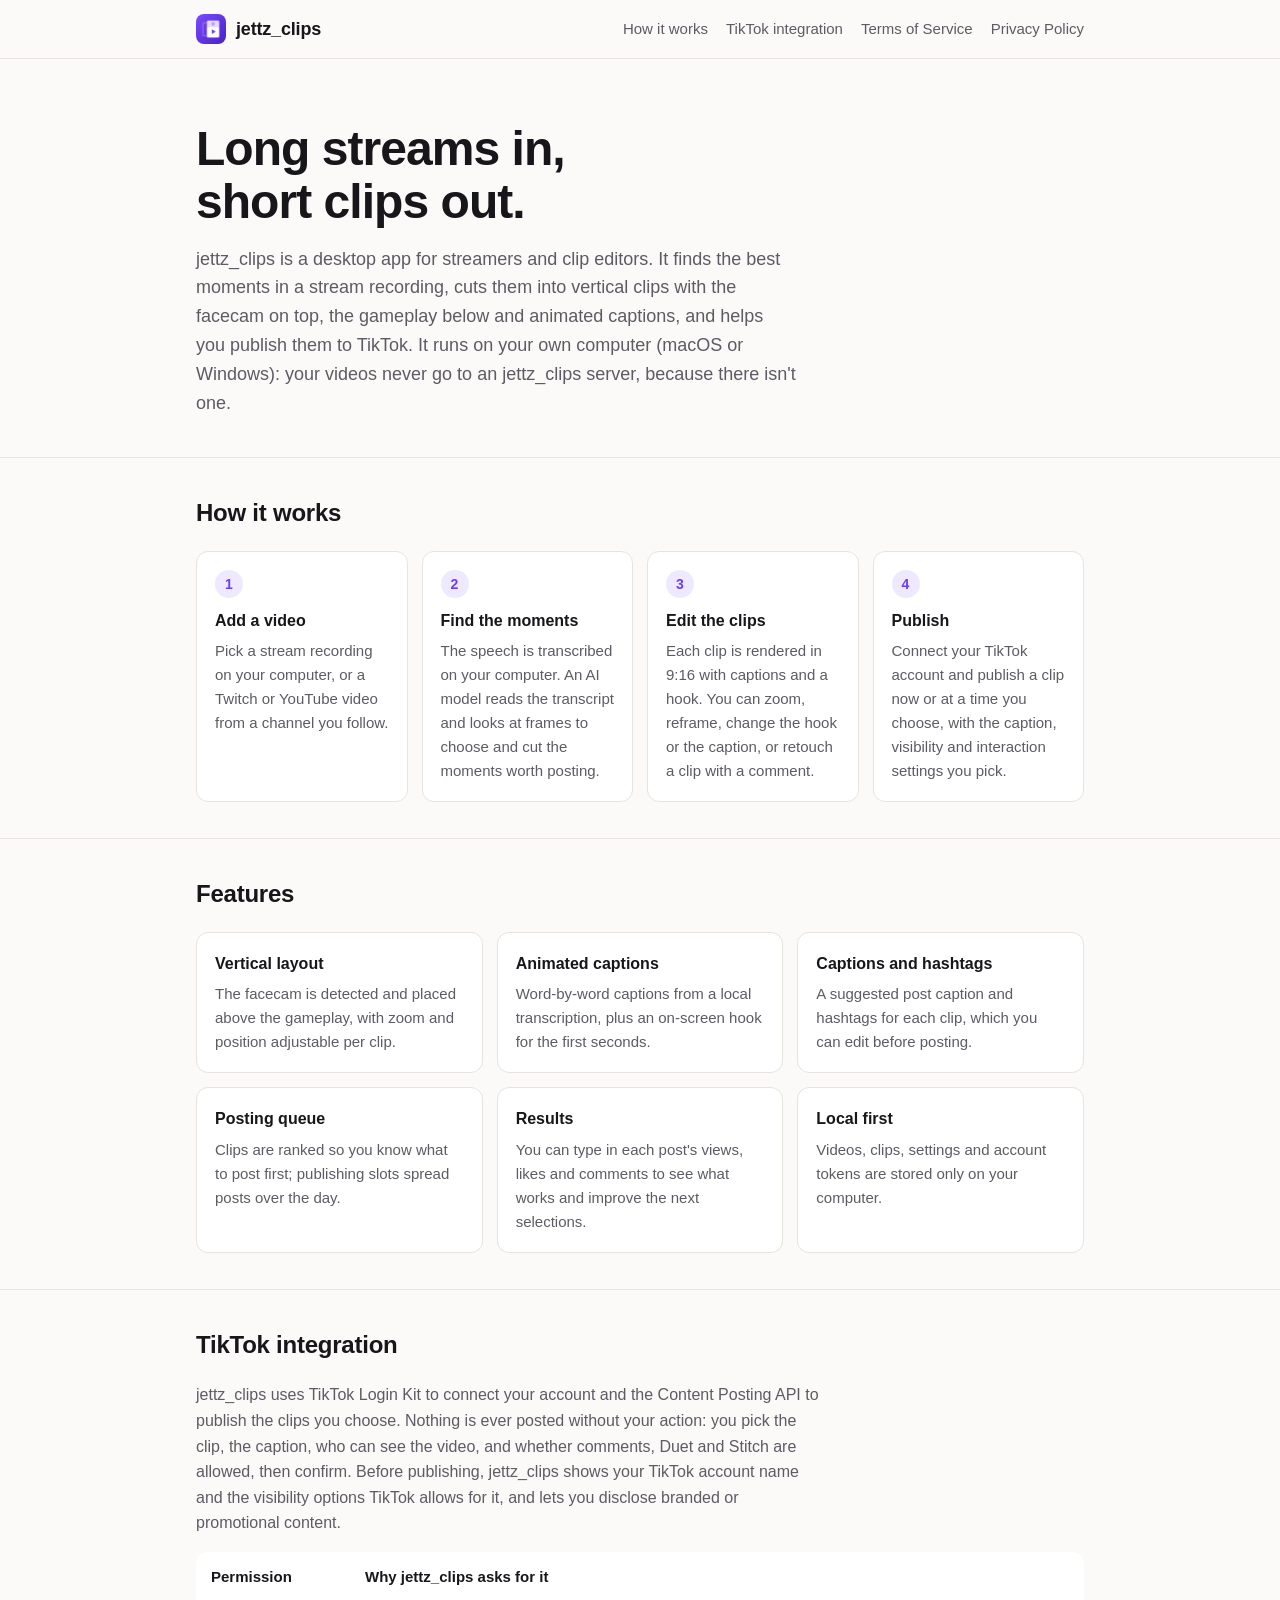
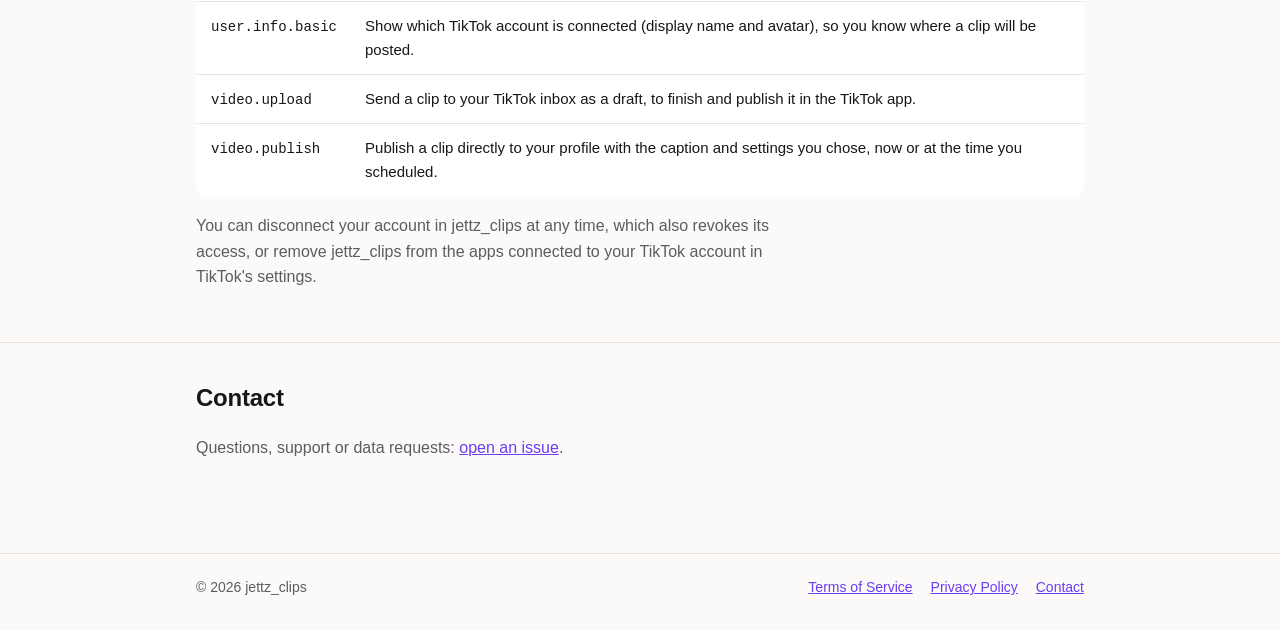
<file: index.html>
<!doctype html>
<html lang="en">
<head>
<meta charset="utf-8">
<meta name="viewport" content="width=device-width, initial-scale=1">
<title>jettz_clips</title>
<meta name="description" content="jettz_clips is a desktop app that turns long stream recordings into vertical short clips with captions, and publishes them to TikTok when the creator asks.">
<link rel="icon" href="icon.png">
<link rel="stylesheet" href="style.css">
</head>
<body>
<header class="site">
  <div class="wrap">
    <a class="brand" href="./"><img src="icon.png" alt="">jettz_clips</a>
    <nav class="site">
      <a href="#how">How it works</a>
      <a href="#tiktok">TikTok integration</a>
      <a href="terms.html">Terms of Service</a>
      <a href="privacy.html">Privacy Policy</a>
    </nav>
  </div>
</header>

<main>
  <div class="wrap hero">
    <h1>Long streams in, short clips out.</h1>
    <p>jettz_clips is a desktop app for streamers and clip editors. It finds the best moments in a stream recording,
      cuts them into vertical clips with the facecam on top, the gameplay below and animated captions, and helps
      you publish them to TikTok. It runs on your own computer (macOS or Windows): your videos never go to an
      jettz_clips server, because there isn't one.</p>
  </div>

  <section id="how">
    <div class="wrap">
      <h2>How it works</h2>
      <ol class="steps">
        <li><h3>Add a video</h3><p>Pick a stream recording on your computer, or a Twitch or YouTube video from a channel you follow.</p></li>
        <li><h3>Find the moments</h3><p>The speech is transcribed on your computer. An AI model reads the transcript and looks at frames to choose and cut the moments worth posting.</p></li>
        <li><h3>Edit the clips</h3><p>Each clip is rendered in 9:16 with captions and a hook. You can zoom, reframe, change the hook or the caption, or retouch a clip with a comment.</p></li>
        <li><h3>Publish</h3><p>Connect your TikTok account and publish a clip now or at a time you choose, with the caption, visibility and interaction settings you pick.</p></li>
      </ol>
    </div>
  </section>

  <section id="features">
    <div class="wrap">
      <h2>Features</h2>
      <div class="grid">
        <div class="card"><h3>Vertical layout</h3><p>The facecam is detected and placed above the gameplay, with zoom and position adjustable per clip.</p></div>
        <div class="card"><h3>Animated captions</h3><p>Word-by-word captions from a local transcription, plus an on-screen hook for the first seconds.</p></div>
        <div class="card"><h3>Captions and hashtags</h3><p>A suggested post caption and hashtags for each clip, which you can edit before posting.</p></div>
        <div class="card"><h3>Posting queue</h3><p>Clips are ranked so you know what to post first; publishing slots spread posts over the day.</p></div>
        <div class="card"><h3>Results</h3><p>You can type in each post's views, likes and comments to see what works and improve the next selections.</p></div>
        <div class="card"><h3>Local first</h3><p>Videos, clips, settings and account tokens are stored only on your computer.</p></div>
      </div>
    </div>
  </section>

  <section id="tiktok">
    <div class="wrap">
      <h2>TikTok integration</h2>
      <p>jettz_clips uses TikTok Login Kit to connect your account and the Content Posting API to publish the clips you
        choose. Nothing is ever posted without your action: you pick the clip, the caption, who can see the video,
        and whether comments, Duet and Stitch are allowed, then confirm. Before publishing, jettz_clips shows your TikTok
        account name and the visibility options TikTok allows for it, and lets you disclose branded or promotional
        content.</p>
      <div class="scroll">
        <table class="scopes">
          <tr><th>Permission</th><th>Why jettz_clips asks for it</th></tr>
          <tr><td><code>user.info.basic</code></td><td>Show which TikTok account is connected (display name and avatar), so you know where a clip will be posted.</td></tr>
          <tr><td><code>video.upload</code></td><td>Send a clip to your TikTok inbox as a draft, to finish and publish it in the TikTok app.</td></tr>
          <tr><td><code>video.publish</code></td><td>Publish a clip directly to your profile with the caption and settings you chose, now or at the time you scheduled.</td></tr>
        </table>
      </div>
      <p>You can disconnect your account in jettz_clips at any time, which also revokes its access, or remove jettz_clips from
        the apps connected to your TikTok account in TikTok's settings.</p>
    </div>
  </section>

  <section id="contact">
    <div class="wrap">
      <h2>Contact</h2>
      <p>Questions, support or data requests: <a href="https://github.com/jettzlgh/jettzlgh.github.io/issues">open an issue</a>.</p>
    </div>
  </section>
</main>

<footer class="site">
  <div class="wrap">
    <span>© 2026 jettz_clips</span>
    <nav><a href="terms.html">Terms of Service</a><a href="privacy.html">Privacy Policy</a><a href="https://github.com/jettzlgh/jettzlgh.github.io/issues">Contact</a></nav>
  </div>
</footer>
</body>
</html>
</file>
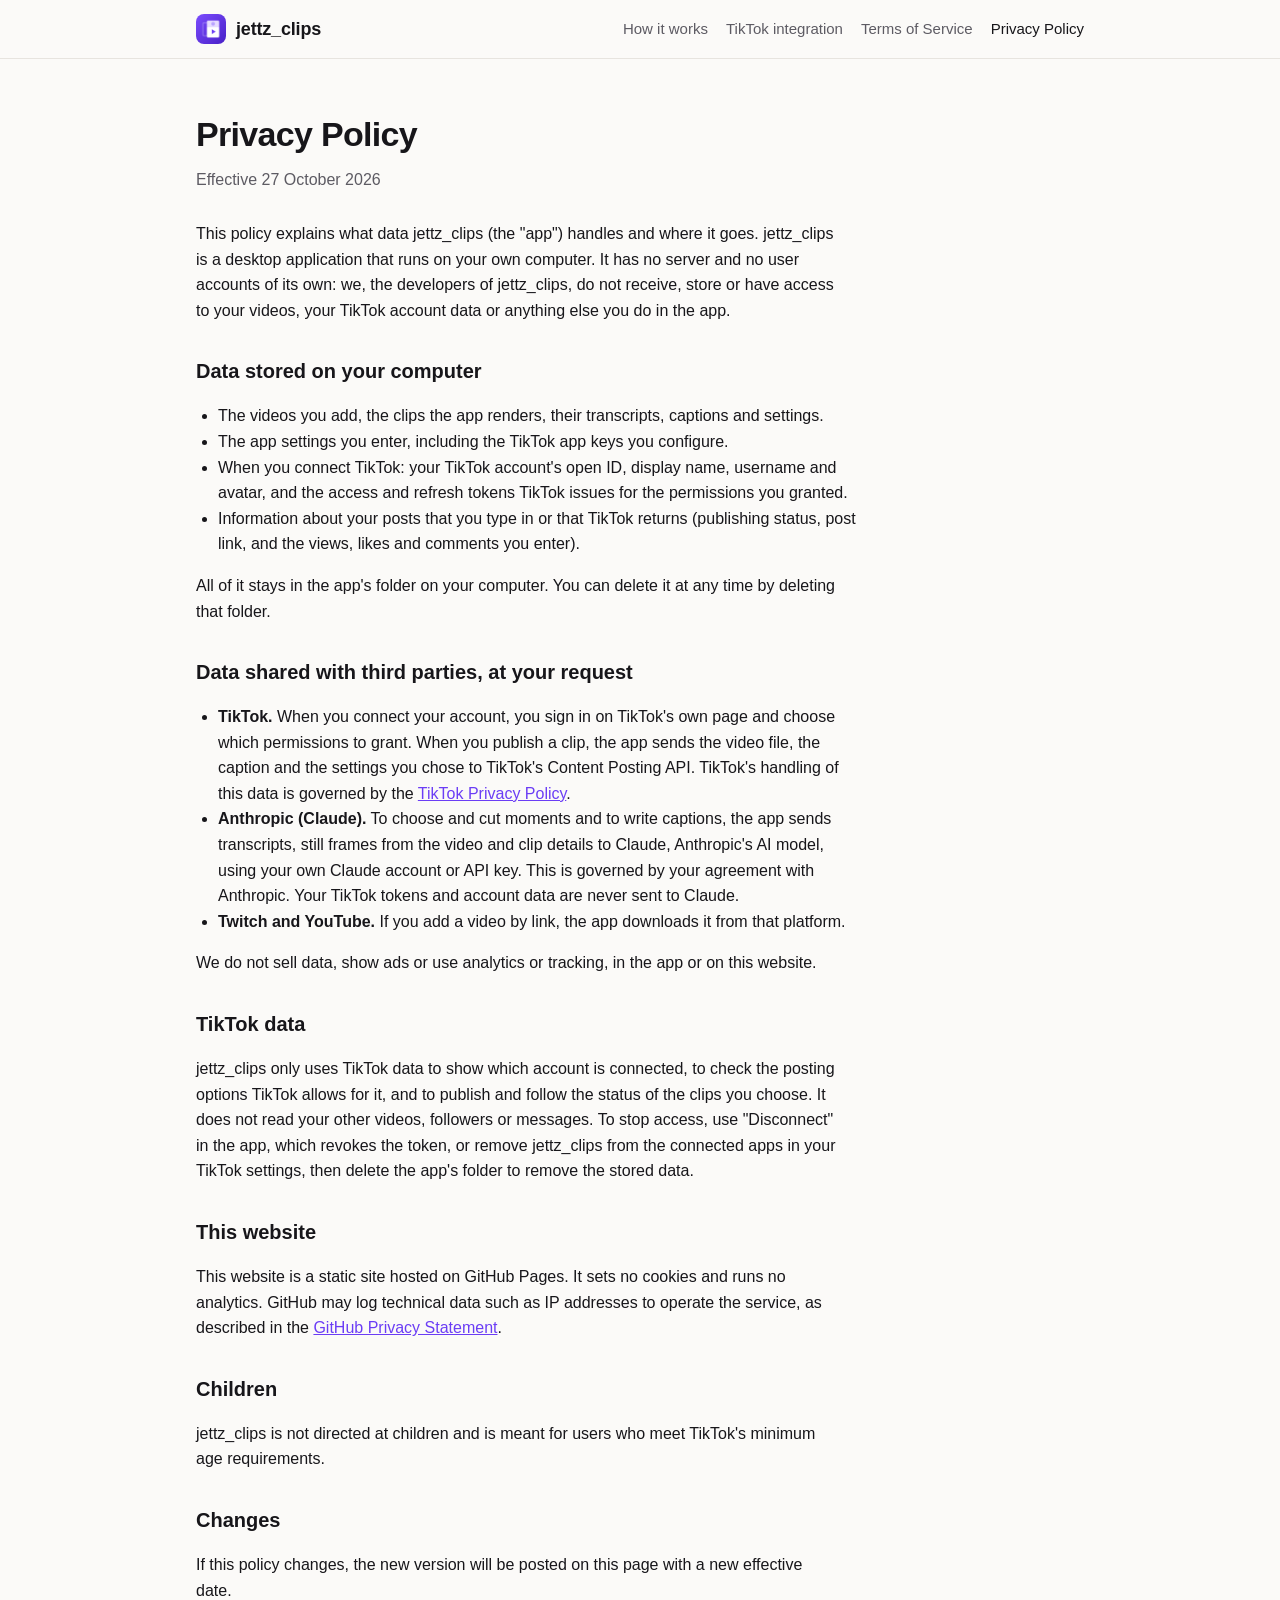
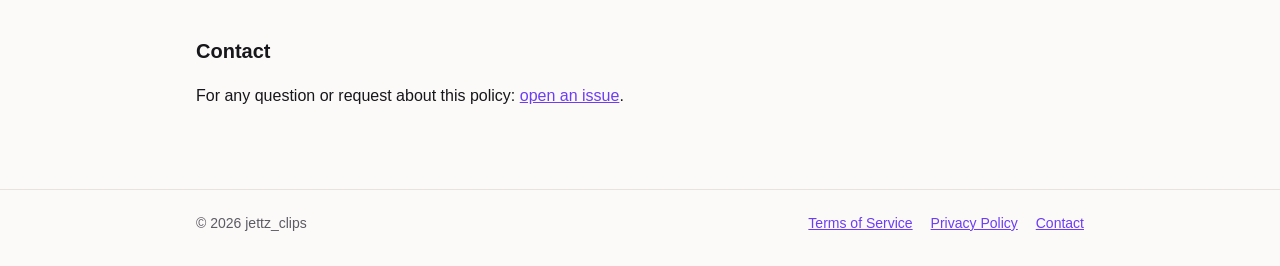
<file: privacy.html>
<!doctype html>
<html lang="en">
<head>
<meta charset="utf-8">
<meta name="viewport" content="width=device-width, initial-scale=1">
<title>jettz_clips Privacy Policy</title>
<link rel="icon" href="icon.png">
<link rel="stylesheet" href="style.css">
</head>
<body>
<header class="site">
  <div class="wrap">
    <a class="brand" href="./"><img src="icon.png" alt="">jettz_clips</a>
    <nav class="site">
      <a href="./#how">How it works</a>
      <a href="./#tiktok">TikTok integration</a>
      <a href="terms.html">Terms of Service</a>
      <a href="privacy.html" aria-current="page">Privacy Policy</a>
    </nav>
  </div>
</header>

<main class="wrap legal">
  <h1>Privacy Policy</h1>
  <p class="updated">Effective 27 October 2026</p>

  <p>This policy explains what data jettz_clips (the "app") handles and where it goes. jettz_clips is a desktop application
    that runs on your own computer. It has no server and no user accounts of its own: we, the developers of
    jettz_clips, do not receive, store or have access to your videos, your TikTok account data or anything else you
    do in the app.</p>

  <h2>Data stored on your computer</h2>
  <ul>
    <li>The videos you add, the clips the app renders, their transcripts, captions and settings.</li>
    <li>The app settings you enter, including the TikTok app keys you configure.</li>
    <li>When you connect TikTok: your TikTok account's open ID, display name, username and avatar, and the access
      and refresh tokens TikTok issues for the permissions you granted.</li>
    <li>Information about your posts that you type in or that TikTok returns (publishing status, post link, and
      the views, likes and comments you enter).</li>
  </ul>
  <p>All of it stays in the app's folder on your computer. You can delete it at any time by deleting that folder.</p>

  <h2>Data shared with third parties, at your request</h2>
  <ul>
    <li><strong>TikTok.</strong> When you connect your account, you sign in on TikTok's own page and choose which
      permissions to grant. When you publish a clip, the app sends the video file, the caption and the settings
      you chose to TikTok's Content Posting API. TikTok's handling of this data is governed by the
      <a href="https://www.tiktok.com/legal/privacy-policy">TikTok Privacy Policy</a>.</li>
    <li><strong>Anthropic (Claude).</strong> To choose and cut moments and to write captions, the app sends
      transcripts, still frames from the video and clip details to Claude, Anthropic's AI model, using your own
      Claude account or API key. This is governed by your agreement with Anthropic. Your TikTok tokens and account
      data are never sent to Claude.</li>
    <li><strong>Twitch and YouTube.</strong> If you add a video by link, the app downloads it from that platform.</li>
  </ul>
  <p>We do not sell data, show ads or use analytics or tracking, in the app or on this website.</p>

  <h2>TikTok data</h2>
  <p>jettz_clips only uses TikTok data to show which account is connected, to check the posting options TikTok allows
    for it, and to publish and follow the status of the clips you choose. It does not read your other videos,
    followers or messages. To stop access, use "Disconnect" in the app, which revokes the token, or remove jettz_clips
    from the connected apps in your TikTok settings, then delete the app's folder to remove the stored data.</p>

  <h2>This website</h2>
  <p>This website is a static site hosted on GitHub Pages. It sets no cookies and runs no analytics. GitHub may
    log technical data such as IP addresses to operate the service, as described in the
    <a href="https://docs.github.com/en/site-policy/privacy-policies/github-general-privacy-statement">GitHub Privacy Statement</a>.</p>

  <h2>Children</h2>
  <p>jettz_clips is not directed at children and is meant for users who meet TikTok's minimum age requirements.</p>

  <h2>Changes</h2>
  <p>If this policy changes, the new version will be posted on this page with a new effective date.</p>

  <h2>Contact</h2>
  <p>For any question or request about this policy: <a href="https://github.com/jettzlgh/jettzlgh.github.io/issues">open an issue</a>.</p>
</main>

<footer class="site">
  <div class="wrap">
    <span>© 2026 jettz_clips</span>
    <nav><a href="terms.html">Terms of Service</a><a href="privacy.html">Privacy Policy</a><a href="https://github.com/jettzlgh/jettzlgh.github.io/issues">Contact</a></nav>
  </div>
</footer>
</body>
</html>
</file>
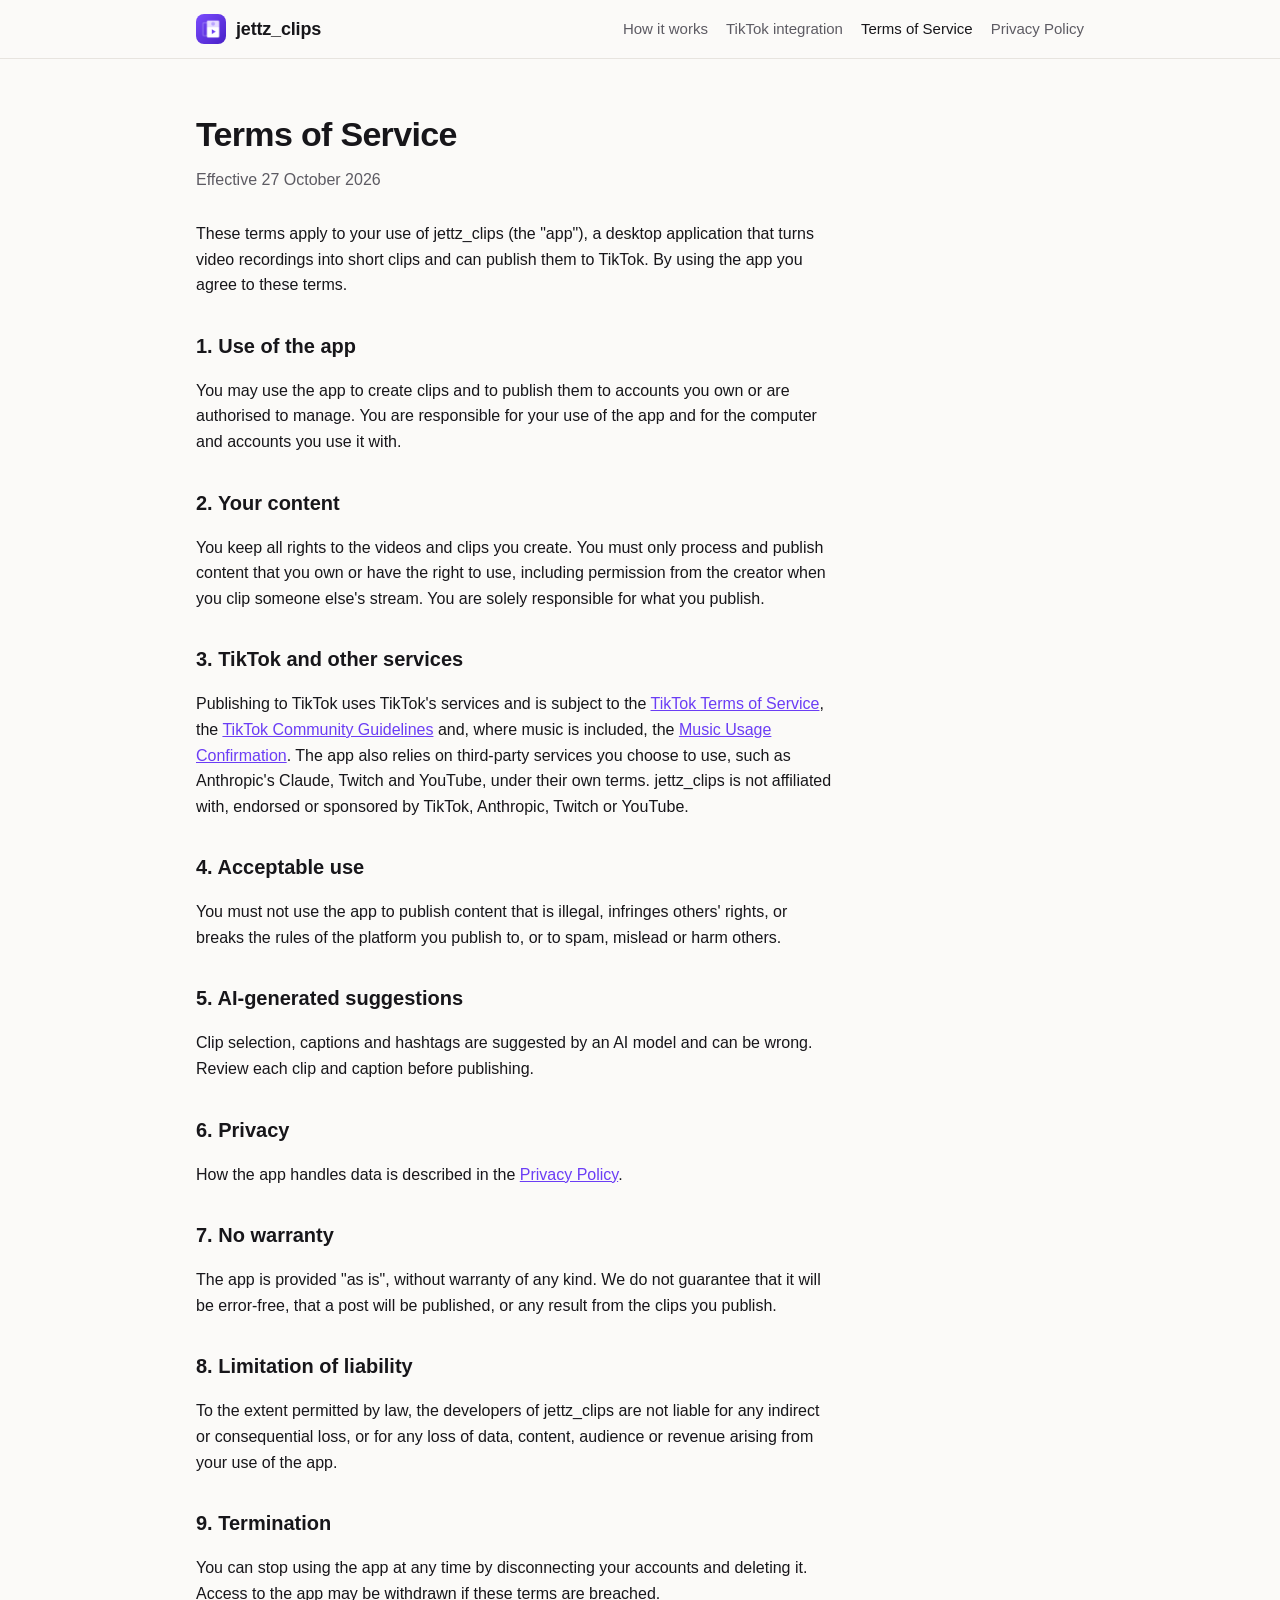
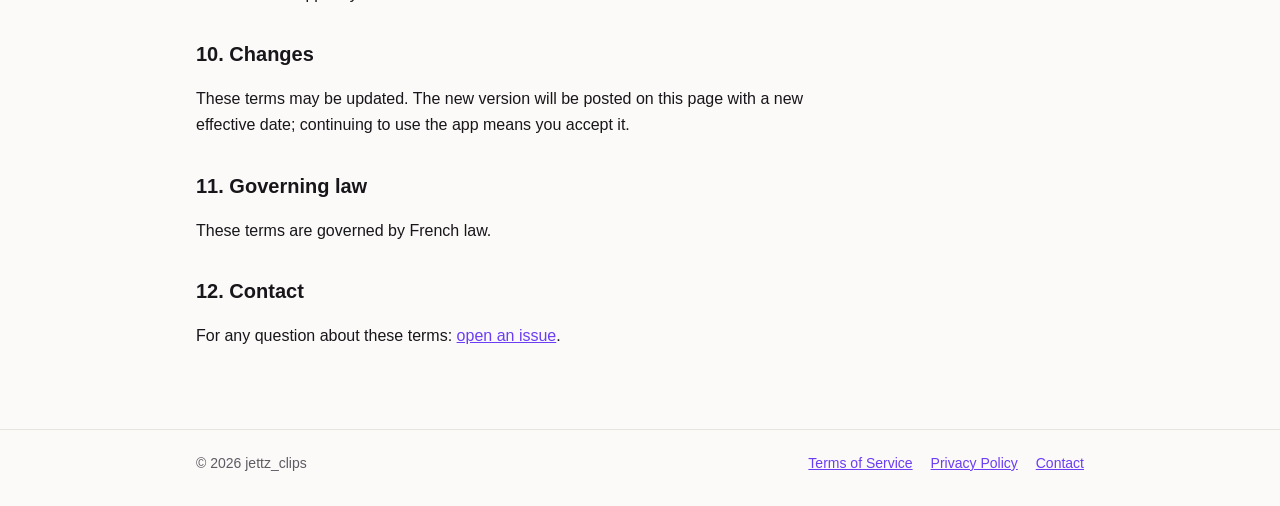
<file: terms.html>
<!doctype html>
<html lang="en">
<head>
<meta charset="utf-8">
<meta name="viewport" content="width=device-width, initial-scale=1">
<title>jettz_clips Terms of Service</title>
<link rel="icon" href="icon.png">
<link rel="stylesheet" href="style.css">
</head>
<body>
<header class="site">
  <div class="wrap">
    <a class="brand" href="./"><img src="icon.png" alt="">jettz_clips</a>
    <nav class="site">
      <a href="./#how">How it works</a>
      <a href="./#tiktok">TikTok integration</a>
      <a href="terms.html" aria-current="page">Terms of Service</a>
      <a href="privacy.html">Privacy Policy</a>
    </nav>
  </div>
</header>

<main class="wrap legal">
  <h1>Terms of Service</h1>
  <p class="updated">Effective 27 October 2026</p>

  <p>These terms apply to your use of jettz_clips (the "app"), a desktop application that turns video recordings into
    short clips and can publish them to TikTok. By using the app you agree to these terms.</p>

  <h2>1. Use of the app</h2>
  <p>You may use the app to create clips and to publish them to accounts you own or are authorised to manage. You
    are responsible for your use of the app and for the computer and accounts you use it with.</p>

  <h2>2. Your content</h2>
  <p>You keep all rights to the videos and clips you create. You must only process and publish content that you
    own or have the right to use, including permission from the creator when you clip someone else's stream. You
    are solely responsible for what you publish.</p>

  <h2>3. TikTok and other services</h2>
  <p>Publishing to TikTok uses TikTok's services and is subject to the
    <a href="https://www.tiktok.com/legal/terms-of-service">TikTok Terms of Service</a>, the
    <a href="https://www.tiktok.com/community-guidelines">TikTok Community Guidelines</a> and, where music is
    included, the <a href="https://www.tiktok.com/legal/page/global/music-usage-confirmation/en">Music Usage Confirmation</a>.
    The app also relies on third-party services you choose to use, such as Anthropic's Claude, Twitch and YouTube,
    under their own terms. jettz_clips is not affiliated with, endorsed or sponsored by TikTok, Anthropic, Twitch or
    YouTube.</p>

  <h2>4. Acceptable use</h2>
  <p>You must not use the app to publish content that is illegal, infringes others' rights, or breaks the rules of
    the platform you publish to, or to spam, mislead or harm others.</p>

  <h2>5. AI-generated suggestions</h2>
  <p>Clip selection, captions and hashtags are suggested by an AI model and can be wrong. Review each clip and
    caption before publishing.</p>

  <h2>6. Privacy</h2>
  <p>How the app handles data is described in the <a href="privacy.html">Privacy Policy</a>.</p>

  <h2>7. No warranty</h2>
  <p>The app is provided "as is", without warranty of any kind. We do not guarantee that it will be error-free, that
    a post will be published, or any result from the clips you publish.</p>

  <h2>8. Limitation of liability</h2>
  <p>To the extent permitted by law, the developers of jettz_clips are not liable for any indirect or consequential loss,
    or for any loss of data, content, audience or revenue arising from your use of the app.</p>

  <h2>9. Termination</h2>
  <p>You can stop using the app at any time by disconnecting your accounts and deleting it. Access to the app may be
    withdrawn if these terms are breached.</p>

  <h2>10. Changes</h2>
  <p>These terms may be updated. The new version will be posted on this page with a new effective date; continuing
    to use the app means you accept it.</p>

  <h2>11. Governing law</h2>
  <p>These terms are governed by French law.</p>

  <h2>12. Contact</h2>
  <p>For any question about these terms: <a href="https://github.com/jettzlgh/jettzlgh.github.io/issues">open an issue</a>.</p>
</main>

<footer class="site">
  <div class="wrap">
    <span>© 2026 jettz_clips</span>
    <nav><a href="terms.html">Terms of Service</a><a href="privacy.html">Privacy Policy</a><a href="https://github.com/jettzlgh/jettzlgh.github.io/issues">Contact</a></nav>
  </div>
</footer>
</body>
</html>
</file>
<file: style.css>
:root {
  --bg: #fbfaf8;
  --panel: #ffffff;
  --text: #17161a;
  --muted: #5d5b63;
  --line: #e7e4df;
  --accent: #6b3df5;
  --accent-soft: #efe9ff;
}
@media (prefers-color-scheme: dark) {
  :root {
    --bg: #121115;
    --panel: #1b1a20;
    --text: #f2f0f5;
    --muted: #a7a3b0;
    --line: #2c2a33;
    --accent: #a48bff;
    --accent-soft: #261f3d;
  }
}
* { box-sizing: border-box; }
html { -webkit-text-size-adjust: 100%; }
body {
  margin: 0;
  background: var(--bg);
  color: var(--text);
  font: 16px/1.6 -apple-system, BlinkMacSystemFont, "Segoe UI", Inter, Roboto, sans-serif;
}
a { color: var(--accent); }
.wrap { max-width: 920px; margin: 0 auto; padding: 0 16px; }

header.site { border-bottom: 1px solid var(--line); }
header.site .wrap { display: flex; align-items: center; justify-content: space-between; gap: 16px; padding-top: 14px; padding-bottom: 14px; flex-wrap: wrap; }
.brand { display: flex; align-items: center; gap: 10px; color: var(--text); text-decoration: none; font-weight: 700; font-size: 18px; letter-spacing: -.01em; }
.brand img { width: 30px; height: 30px; border-radius: 8px; }
nav.site { display: flex; gap: 18px; flex-wrap: wrap; font-size: 15px; }
nav.site a { color: var(--muted); text-decoration: none; }
nav.site a:hover, nav.site a[aria-current] { color: var(--text); }

.hero { padding: 64px 16px 40px; }
.hero h1 { font-size: clamp(32px, 6vw, 48px); line-height: 1.1; letter-spacing: -.02em; margin: 0 0 16px; max-width: 16ch; }
.hero p { font-size: 18px; color: var(--muted); max-width: 60ch; margin: 0; }

section { padding: 36px 0; border-top: 1px solid var(--line); }
section h2 { font-size: 24px; letter-spacing: -.01em; margin: 0 0 18px; }
section > .wrap > p { color: var(--muted); max-width: 70ch; }

.steps { list-style: none; padding: 0; margin: 0; display: grid; grid-template-columns: repeat(auto-fit, minmax(200px, 1fr)); gap: 14px; counter-reset: step; }
.steps li, .card { background: var(--panel); border: 1px solid var(--line); border-radius: 12px; padding: 18px; }
.steps li { counter-increment: step; }
.steps li::before { content: counter(step); display: inline-grid; place-items: center; width: 28px; height: 28px; border-radius: 50%; background: var(--accent-soft); color: var(--accent); font-weight: 700; font-size: 14px; margin-bottom: 10px; }
.steps h3, .card h3 { margin: 0 0 6px; font-size: 16px; }
.steps p, .card p { margin: 0; color: var(--muted); font-size: 15px; }
.grid { display: grid; grid-template-columns: repeat(auto-fit, minmax(260px, 1fr)); gap: 14px; }

table.scopes { width: 100%; border-collapse: collapse; font-size: 15px; background: var(--panel); border: 1px solid var(--line); border-radius: 12px; overflow: hidden; }
table.scopes th, table.scopes td { text-align: left; padding: 12px 14px; border-bottom: 1px solid var(--line); vertical-align: top; }
table.scopes tr:last-child td { border-bottom: 0; }
table.scopes code { font-size: 14px; }
.scroll { overflow-x: auto; }

.legal { padding: 48px 16px 24px; }
.legal h1 { font-size: 34px; letter-spacing: -.02em; margin: 0 0 6px; }
.legal .updated { color: var(--muted); margin: 0 0 28px; }
.legal h2 { font-size: 20px; margin: 32px 0 8px; }
.legal p, .legal li { max-width: 72ch; }
.legal ul { padding-left: 22px; }

footer.site { border-top: 1px solid var(--line); margin-top: 40px; }
footer.site .wrap { display: flex; justify-content: space-between; gap: 16px; flex-wrap: wrap; padding-top: 22px; padding-bottom: 32px; color: var(--muted); font-size: 14px; }
footer.site nav { display: flex; gap: 18px; flex-wrap: wrap; }
</file>
